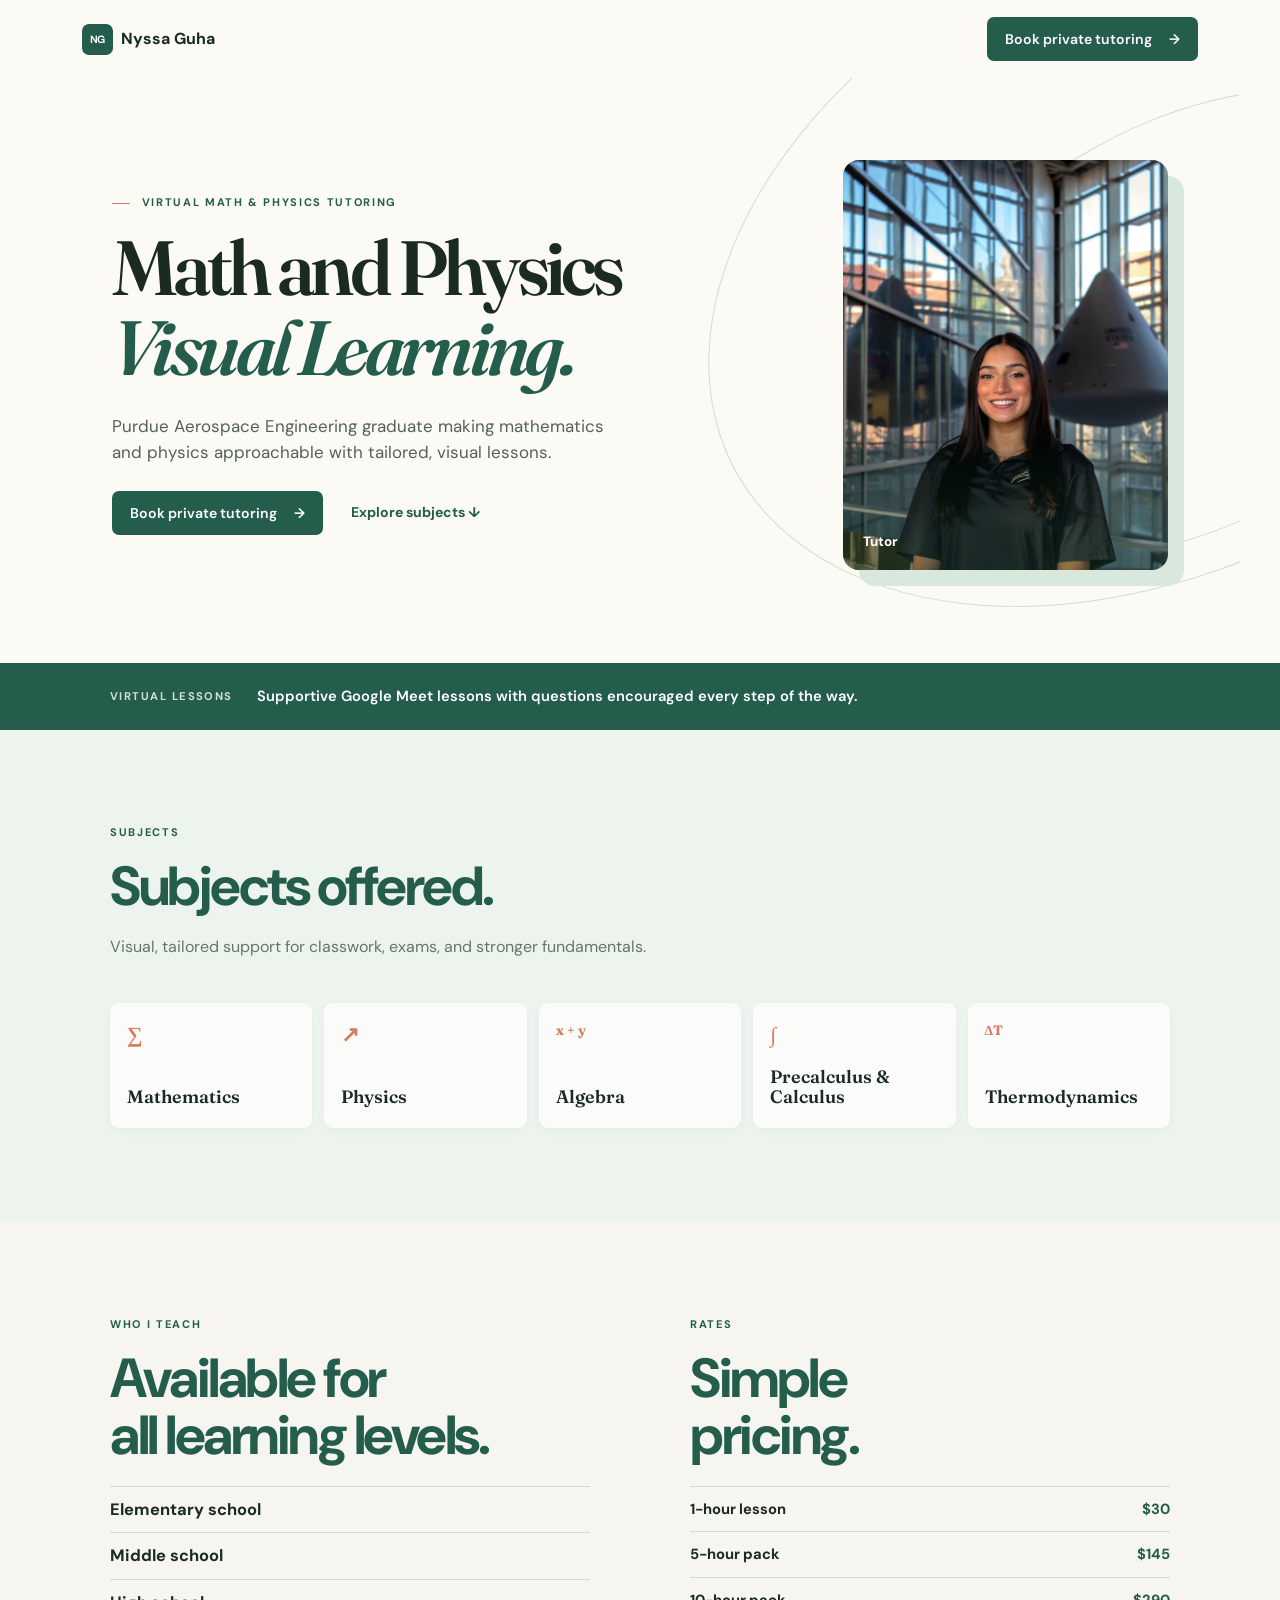
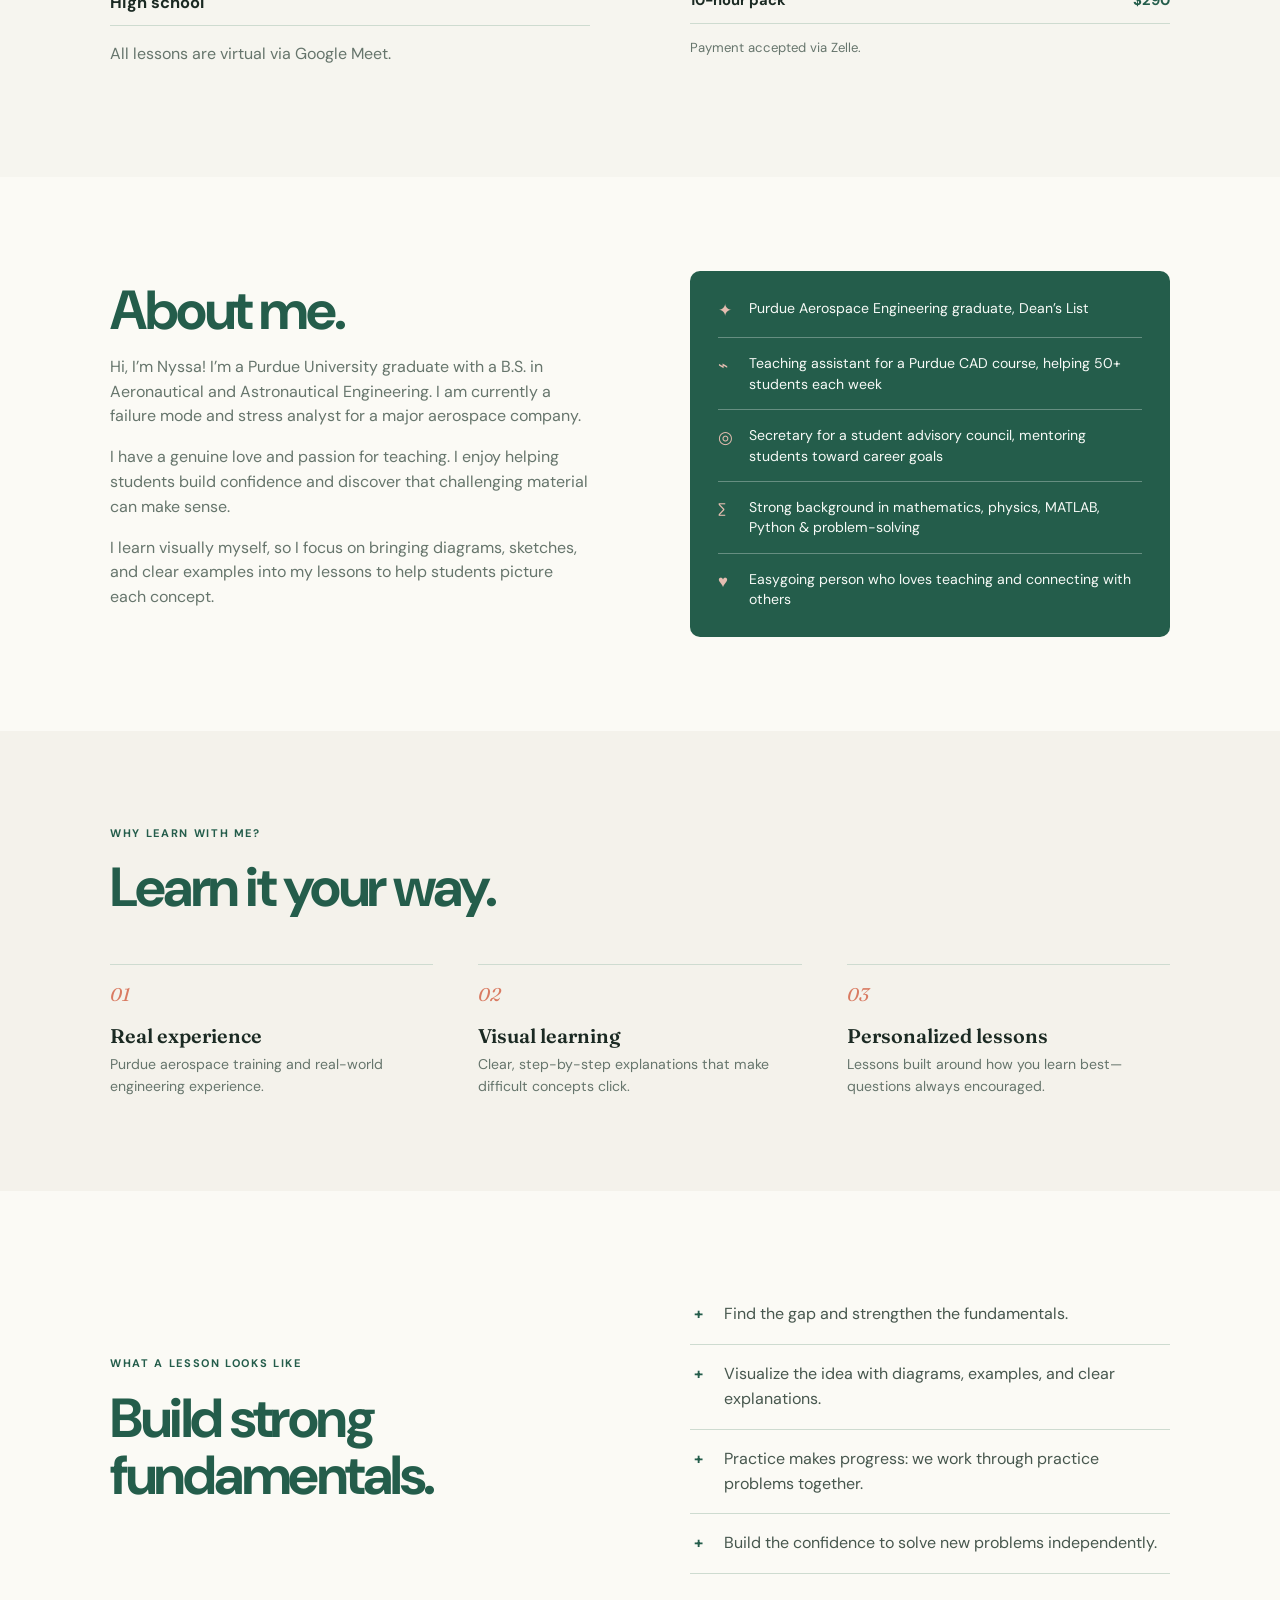
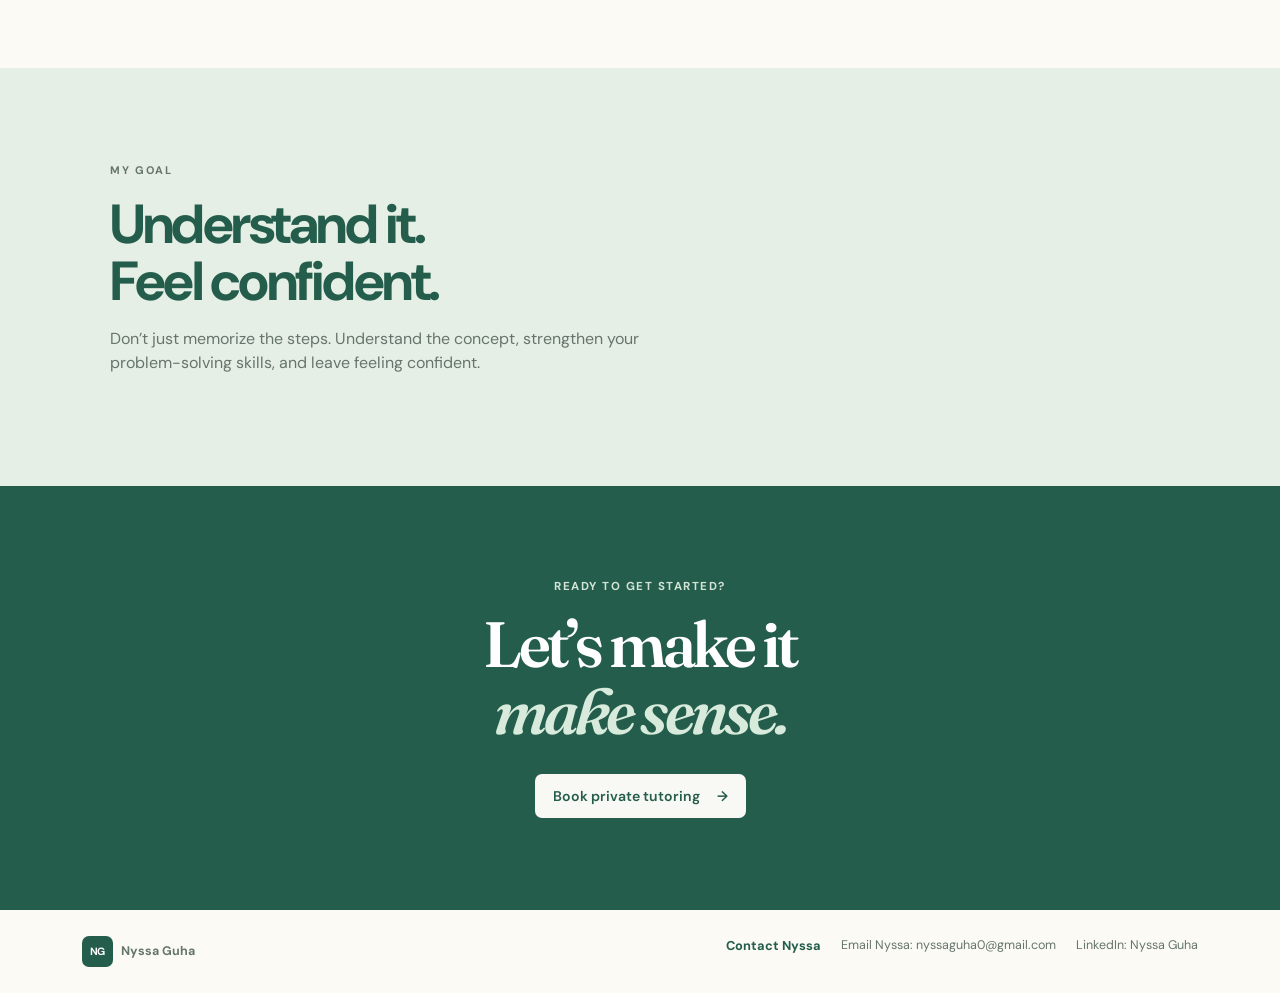
<file: index.html>
<!doctype html>
<html lang="en">
<head>
  <meta charset="utf-8"><meta name="viewport" content="width=device-width, initial-scale=1">
  <title>Nyssa Guha | Math & Physics Tutoring</title>
  <meta name="description" content="Virtual visual math and physics tutoring with Purdue Aerospace Engineer Nyssa Guha.">
  <link rel="preconnect" href="https://fonts.googleapis.com"><link rel="preconnect" href="https://fonts.gstatic.com" crossorigin>
  <link href="https://fonts.googleapis.com/css2?family=DM+Sans:wght@400;500;600;700&family=Fraunces:opsz,wght@9..144,600;9..144,700&display=swap" rel="stylesheet"><link rel="stylesheet" href="style.css"><link rel="stylesheet" href="hero.css">
</head>
<body>
  <header class="site-header"><a class="brand" href="index.html"><span>NG</span> Nyssa Guha</a><a class="button" href="booking.html">Book private tutoring <span>→</span></a></header>
  <main>
    <section class="hero">
      <div class="hero-orbit orbit-one"></div><div class="hero-orbit orbit-two"></div><div class="orbit-dot"></div>
      <div class="hero-copy">
        <p class="eyebrow"><span></span> Virtual math &amp; physics tutoring</p>
        <h1>Math and Physics<br><em>Visual Learning.</em></h1>
        <p class="hero-text">Purdue Aerospace Engineering graduate making mathematics and physics approachable with tailored, visual lessons.</p>
        <div class="actions"><a class="button" href="booking.html">Book private tutoring <span>→</span></a><a class="text-link" href="#subjects">Explore subjects ↓</a></div>
      </div>
      <div class="hero-photo"><div class="photo-frame"><img src="headshot.jpg" alt="Nyssa Guha, math and physics tutor"><div class="photo-tag"><strong>Tutor</strong></div></div></div>
    </section>
    <section class="virtual-strip"><div><span>Virtual lessons</span><strong>Supportive Google Meet lessons with questions encouraged every step of the way.</strong></div></section>

    <section id="subjects" class="section subjects"><p class="section-label">Subjects</p><h2>Subjects offered.</h2><p class="intro-copy">Visual, tailored support for classwork, exams, and stronger fundamentals.</p><div class="subject-grid"><article><b>∑</b>Mathematics</article><article><b>↗</b>Physics</article><article><b>x + y</b>Algebra</article><article><b>∫</b>Precalculus &amp; Calculus</article><article><b>∆T</b>Thermodynamics</article></div></section>

    <section class="section quick-info"><div><p class="section-label">Who I teach</p><h2>Available for<br><em>all learning levels.</em></h2><ul><li><b>Elementary school</b></li><li><b>Middle school</b></li><li><b>High school</b></li></ul><p>All lessons are virtual via Google Meet.</p></div><div><p class="section-label">Rates</p><h2>Simple<br><em>pricing.</em></h2><div class="rate-list"><p><b>1-hour lesson</b><span>$30</span></p><p><b>5-hour pack</b><span>$145</span></p><p><b>10-hour pack</b><span>$290</span></p></div><p class="payment-note">Payment accepted via Zelle.</p></div></section>

    <section class="section split" id="about"><div><h2>About me.</h2><p>Hi, I’m Nyssa! I’m a Purdue University graduate with a B.S. in Aeronautical and Astronautical Engineering. I am currently a failure mode and stress analyst for a major aerospace company.</p><p>I have a genuine love and passion for teaching. I enjoy helping students build confidence and discover that challenging material can make sense.</p><p>I learn visually myself, so I focus on bringing diagrams, sketches, and clear examples into my lessons to help students picture each concept.</p></div><aside class="credential-card"><p><i>✦</i><span>Purdue Aerospace Engineering graduate, Dean’s List</span></p><p><i>⌁</i><span>Teaching assistant for a Purdue CAD course, helping 50+ students each week</span></p><p><i>◎</i><span>Secretary for a student advisory council, mentoring students toward career goals</span></p><p><i>∑</i><span>Strong background in mathematics, physics, MATLAB, Python &amp; problem-solving</span></p><p><i>♥</i><span>Easygoing person who loves teaching and connecting with others</span></p></aside></section>

    <section class="section learn"><p class="section-label">Why learn with me?</p><h2>Learn it your way.</h2><div class="reason-grid"><article><b>01</b><h3>Real experience</h3><p>Purdue aerospace training and real-world engineering experience.</p></article><article><b>02</b><h3>Visual learning</h3><p>Clear, step-by-step explanations that make difficult concepts click.</p></article><article><b>03</b><h3>Personalized lessons</h3><p>Lessons built around how you learn best—questions always encouraged.</p></article></div></section>

    <section class="section lesson"><div><p class="section-label">What a lesson looks like</p><h2>Build strong<br><em>fundamentals.</em></h2></div><ul><li>Find the gap and strengthen the fundamentals.</li><li>Visualize the idea with diagrams, examples, and clear explanations.</li><li>Practice makes progress: we work through practice problems together.</li><li>Build the confidence to solve new problems independently.</li></ul></section>

    <section class="section levels single"><div><p class="section-label">My goal</p><h2>Understand it.<br><em>Feel confident.</em></h2><p>Don’t just memorize the steps. Understand the concept, strengthen your problem-solving skills, and leave feeling confident.</p></div></section>

    <section class="final-cta"><p>Ready to get started?</p><h2>Let’s make it<br><em>make sense.</em></h2><a class="button light" href="booking.html">Book private tutoring <span>→</span></a></section>
  </main>
  <footer><a class="brand" href="index.html"><span>NG</span> Nyssa Guha</a><div class="footer-contact"><strong>Contact Nyssa</strong><a href="mailto:nyssaguha0@gmail.com?subject=Tutoring%20question">Email Nyssa: nyssaguha0@gmail.com</a><a href="https://www.linkedin.com/in/nyssa-guha" target="_blank" rel="noopener noreferrer">LinkedIn: Nyssa Guha</a></div></footer>
</body>
</html>
</file>
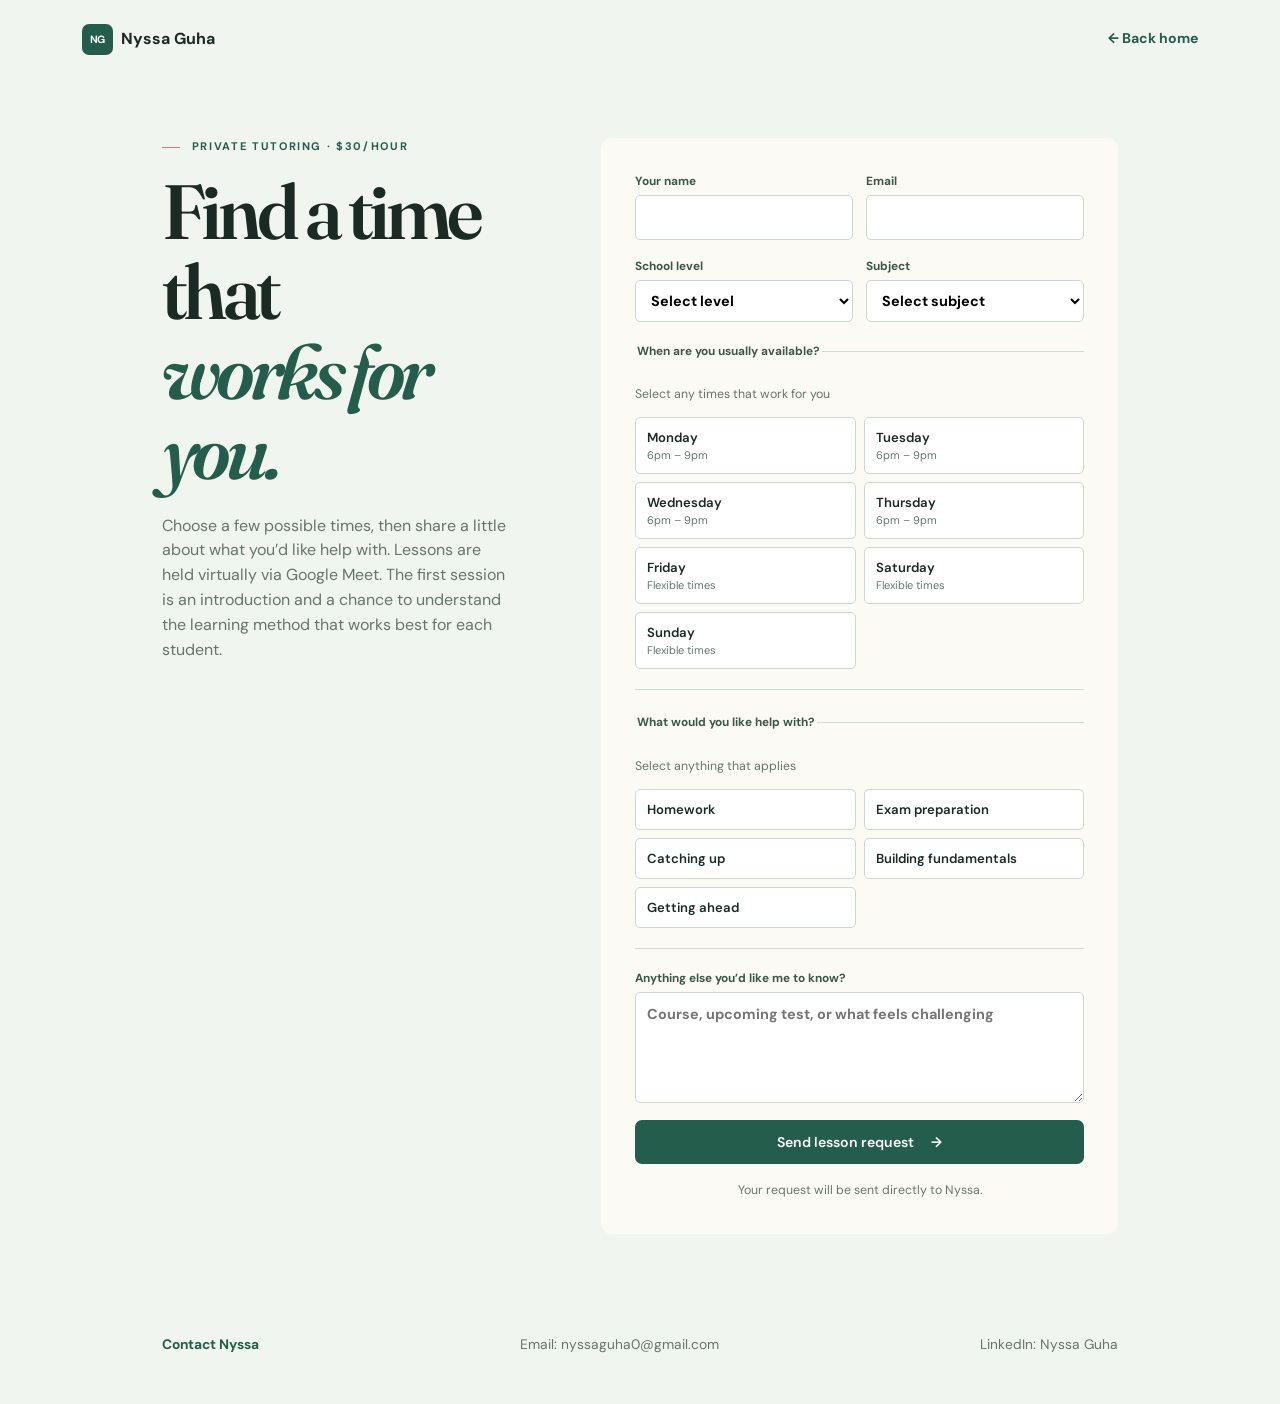
<file: booking.html>
<!doctype html>
<html lang="en">
<head>
  <meta charset="utf-8"><meta name="viewport" content="width=device-width, initial-scale=1"><title>Book a Free Lesson | Nyssa Guha</title>
  <link rel="preconnect" href="https://fonts.googleapis.com"><link rel="preconnect" href="https://fonts.gstatic.com" crossorigin><link href="https://fonts.googleapis.com/css2?family=DM+Sans:wght@400;500;600;700&family=Fraunces:opsz,wght@9..144,600;9..144,700&display=swap" rel="stylesheet"><link rel="stylesheet" href="style.css"><link rel="stylesheet" href="booking.css">
</head>
<body class="booking-page"><header class="site-header"><a class="brand" href="index.html"><span>NG</span> Nyssa Guha</a><a class="text-link" href="index.html">← Back home</a></header>
  <main class="booking-main"><div class="booking-intro"><p class="eyebrow"><span></span> Private tutoring · $30/hour</p><h1>Find a time that<br><em>works for you.</em></h1><p>Choose a few possible times, then share a little about what you’d like help with. Lessons are held virtually via Google Meet. The first session is an introduction and a chance to understand the learning method that works best for each student.</p></div>
  <form id="booking-form" class="booking-form" action="https://formsubmit.co/nyssaguha0@gmail.com" method="POST"><input type="hidden" name="_subject" value="New tutoring lesson request"><input type="hidden" name="_template" value="table"><input type="hidden" name="_next" value="https://nguha1.github.io/Private-Tutoring/thanks.html"><div class="form-row"><label>Your name<input required name="name" type="text" autocomplete="name"></label><label>Email<input required name="email" type="email" autocomplete="email"></label></div><div class="form-row"><label>School level<select required name="level"><option value="" disabled selected>Select level</option><option>Elementary school</option><option>Middle school</option><option>High school</option></select></label><label>Subject<select name="subject"><option value="" selected>Select subject</option><option>Mathematics</option><option>Physics</option><option>Algebra</option><option>Precalculus & Calculus</option><option>Thermodynamics</option></select></label></div>
    <fieldset><legend>When are you usually available?</legend><p id="time-summary">Select any times that work for you</p><div class="time-grid"><button type="button" class="time-slot" data-time="Monday, 6–9pm">Monday<small>6pm – 9pm</small></button><button type="button" class="time-slot" data-time="Tuesday, 6–9pm">Tuesday<small>6pm – 9pm</small></button><button type="button" class="time-slot" data-time="Wednesday, 6–9pm">Wednesday<small>6pm – 9pm</small></button><button type="button" class="time-slot" data-time="Thursday, 6–9pm">Thursday<small>6pm – 9pm</small></button><button type="button" class="time-slot" data-time="Friday, flexible">Friday<small>Flexible times</small></button><button type="button" class="time-slot" data-time="Saturday, flexible">Saturday<small>Flexible times</small></button><button type="button" class="time-slot" data-time="Sunday, flexible">Sunday<small>Flexible times</small></button></div><input id="selected-times" name="times" type="hidden"></fieldset>
    <fieldset><legend>What would you like help with?</legend><p id="help-summary">Select anything that applies</p><div class="help-grid"><button type="button" class="help-option" data-help="Homework">Homework</button><button type="button" class="help-option" data-help="Exam preparation">Exam preparation</button><button type="button" class="help-option" data-help="Catching up">Catching up</button><button type="button" class="help-option" data-help="Building fundamentals">Building fundamentals</button><button type="button" class="help-option" data-help="Getting ahead">Getting ahead</button></div><input id="selected-help" name="help" type="hidden"></fieldset>
    <label>Anything else you’d like me to know?<textarea name="message" rows="4" placeholder="Course, upcoming test, or what feels challenging"></textarea></label><button class="button" type="submit">Send lesson request <span>→</span></button><p class="form-note">Your request will be sent directly to Nyssa.</p></form></main><footer class="contact-footer"><strong>Contact Nyssa</strong><a href="mailto:nyssaguha0@gmail.com?subject=Tutoring%20question">Email: nyssaguha0@gmail.com</a><a href="https://www.linkedin.com/in/nyssa-guha" target="_blank" rel="noopener noreferrer">LinkedIn: Nyssa Guha</a></footer><script src="script.js"></script></body>
</html>
</file>
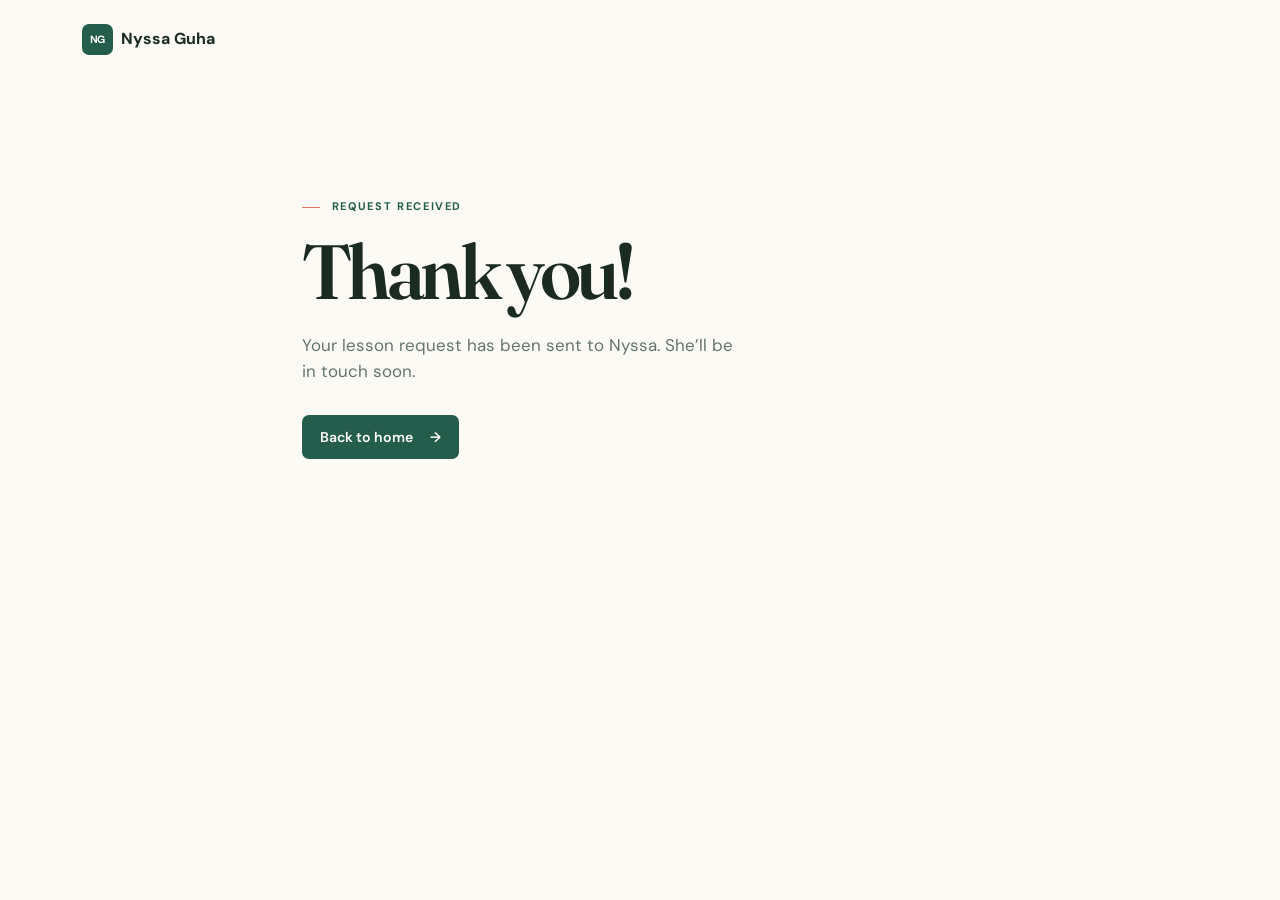
<file: thanks.html>
<!doctype html>
<html lang="en"><head><meta charset="utf-8"><meta name="viewport" content="width=device-width, initial-scale=1"><title>Request sent | Nyssa Guha Tutoring</title><link rel="preconnect" href="https://fonts.googleapis.com"><link rel="preconnect" href="https://fonts.gstatic.com" crossorigin><link href="https://fonts.googleapis.com/css2?family=DM+Sans:wght@400;500;600;700&family=Fraunces:opsz,wght@9..144,600;9..144,700&display=swap" rel="stylesheet"><link rel="stylesheet" href="style.css"><link rel="stylesheet" href="hero.css"></head><body><header class="site-header"><a class="brand" href="index.html"><span>NG</span> Nyssa Guha</a></header><main class="thanks"><p class="eyebrow"><span></span> Request received</p><h1>Thank you!</h1><p>Your lesson request has been sent to Nyssa. She’ll be in touch soon.</p><a class="button" href="index.html">Back to home <span>→</span></a></main></body></html>
</file>
<file: style.css>
:root{--ink:#1b2a23;--green:#245d4b;--sage:#e6efe6;--cream:#fbfaf5;--muted:#66756c;--line:#cedbd0;--coral:#d97b62;--serif:'Fraunces',Georgia,serif;--sans:'DM Sans',Arial,sans-serif}*{box-sizing:border-box}html{scroll-behavior:smooth}body{margin:0;background:var(--cream);color:var(--ink);font:16px/1.55 var(--sans)}a{text-decoration:none;color:inherit}.site-header{height:78px;max-width:1200px;margin:auto;padding:0 42px;display:flex;align-items:center;justify-content:space-between}.brand{display:flex;align-items:center;gap:8px;font-weight:700}.brand span{display:grid;place-items:center;width:31px;height:31px;border-radius:7px;background:var(--green);color:white;font:700 .66rem var(--sans);letter-spacing:-.07em}.button{display:inline-flex;align-items:center;justify-content:center;gap:17px;background:var(--green);color:#fff;border:0;border-radius:7px;padding:13px 18px;font:600 .88rem var(--sans);cursor:pointer}.button:hover{transform:translateY(-2px)}.text-link{color:var(--green);font-weight:700;font-size:.88rem}.hero{min-height:585px;max-width:1200px;margin:auto;padding:58px 72px 70px;display:grid;grid-template-columns:1.12fr .88fr;align-items:center;gap:55px;position:relative;overflow:hidden}.hero-copy,.hero-photo{position:relative;z-index:1}.eyebrow,.section-label{color:var(--green);font-size:.69rem;font-weight:700;letter-spacing:.15em;text-transform:uppercase;margin:0 0 17px}.eyebrow span{display:inline-block;width:18px;height:1px;background:var(--coral);vertical-align:middle;margin-right:7px}h1,h2{font:600 clamp(2.45rem,4.3vw,4rem)/1.04 var(--serif);letter-spacing:-.06em;margin:0}h1{font-size:clamp(3.4rem,6vw,5.4rem)}em{color:var(--green)}.hero-text{max-width:515px;color:#536159;font-size:1.06rem;margin:25px 0}.actions{display:flex;gap:28px;align-items:center}.hero-photo{justify-self:end}.photo-frame{width:325px;height:410px;border-radius:16px;overflow:hidden;position:relative;background:#c9d9cf;transform:rotate(2deg);box-shadow:16px 16px 0 #d9e8dc}.photo-frame:after{content:'';position:absolute;inset:0;background:linear-gradient(transparent 60%,#153b2d77)}.photo-frame img{width:100%;height:100%;object-fit:cover;object-position:center top}.photo-tag{position:absolute;z-index:1;bottom:19px;left:20px;color:white;display:flex;flex-direction:column;font-size:.72rem;line-height:1.25}.photo-tag strong{font-size:.84rem}.hero-orbit{position:absolute;border:1px solid #aac5b28a;border-radius:50%}.orbit-one{width:960px;height:640px;right:-400px;top:-150px;transform:rotate(-27deg)}.orbit-two{width:630px;height:400px;right:-265px;top:45px;transform:rotate(-30deg)}.orbit-dot{position:absolute;width:10px;height:10px;border-radius:50%;background:var(--coral);right:150px;top:137px}.section{padding:94px max(42px,calc((100% - 1060px)/2))}.subjects{background:#edf3ed}.intro-copy{max-width:545px;color:var(--muted);margin:20px 0 0}.subject-grid{display:grid;grid-template-columns:repeat(5,1fr);gap:12px;margin-top:43px}.subject-grid article{border-radius:9px;background:#fbfcf9;padding:20px 17px;min-height:125px;display:flex;flex-direction:column;justify-content:space-between;font:600 1.12rem/1.15 var(--serif);box-shadow:0 3px 12px #1b2a2309}.subject-grid b{color:var(--coral);font-size:1.35rem}.subject-grid article:nth-child(3) b,.subject-grid article:nth-child(5) b{font-size:.86rem}.quick-info,.split,.lesson,.levels{display:grid;grid-template-columns:1fr 1fr;gap:100px;align-items:start}.quick-info{background:#f6f5ef}.quick-info ul{list-style:none;padding:0;margin:21px 0 14px}.quick-info li{border-top:1px solid var(--line);padding:10px 0;font-size:1.03rem}.quick-info li:last-child{border-bottom:1px solid var(--line)}.quick-info>div>p:last-child,.split p:not(.section-label),.levels p{color:var(--muted);max-width:570px}.rate-list{border-top:1px solid var(--line);margin-top:21px}.rate-list p{display:flex;justify-content:space-between;gap:12px;margin:0;padding:11px 0;border-bottom:1px solid var(--line);font-size:.92rem}.rate-list span{color:var(--green);font-weight:700}.rate-list .free-rate span{color:var(--coral)}.split{align-items:center}.credential-card{border-radius:10px;background:var(--green);color:#fff;padding:12px 28px}.credential-card p{padding:15px 0;margin:0;border-bottom:1px solid #ffffff4d;font-size:.88rem;line-height:1.45;display:grid;grid-template-columns:27px 1fr;gap:4px}.credential-card p:last-child{border:0}.credential-card i{font-style:normal;color:#e5bdb1;font-size:1.05rem}.credential-card span{color:#f7faf7}.learn{background:#f4f2eb}.reason-grid{display:grid;grid-template-columns:repeat(3,1fr);gap:45px;margin-top:48px}.reason-grid article{border-top:1px solid var(--line);padding-top:18px}.reason-grid b{font:italic 1.15rem var(--serif);color:var(--coral)}h3{font:600 1.24rem var(--serif);margin:15px 0 6px}.reason-grid p{color:var(--muted);font-size:.88rem;margin:0}.lesson{align-items:center}.lesson ul{list-style:none;padding:0;margin:0}.lesson li{padding:17px 0 17px 34px;border-bottom:1px solid var(--line);position:relative;color:#47574e}.lesson li:before{content:'+';position:absolute;left:4px;color:var(--green);font-weight:700}.levels{background:var(--sage);align-items:center}.goal{background:var(--green);color:white;border-radius:10px;padding:33px}.goal span{font-size:.7rem;font-weight:700;letter-spacing:.12em;text-transform:uppercase;color:#cfe1d3}.goal p{font:1.55rem/1.23 var(--serif);margin:15px 0 0}.final-cta{padding:92px 30px;text-align:center;background:var(--green);color:white}.final-cta p{font-size:.72rem;text-transform:uppercase;font-weight:700;letter-spacing:.13em;color:#d3e4d7;margin:0 0 15px}.final-cta h2{font-size:clamp(2.8rem,5vw,4.35rem)}.final-cta em{color:#d7eadb}.light{background:#f8f9f4;color:var(--green);margin-top:30px}footer{max-width:1200px;margin:auto;padding:26px 42px;display:flex;justify-content:space-between;color:var(--muted);font-size:.78rem}footer p{margin:0}.booking-page{background:#f1f5ef}.booking-main{max-width:1040px;margin:auto;padding:60px 42px 100px;display:grid;grid-template-columns:.8fr 1.2fr;gap:95px}.booking-intro{position:sticky;top:35px}.booking-intro>p:last-child{color:var(--muted);margin-top:22px}.booking-form{background:var(--cream);padding:34px;border-radius:11px;display:flex;flex-direction:column;gap:17px}.booking-form label,.booking-form legend{font-size:.74rem;font-weight:700;color:#3d5648}.booking-form input,.booking-form select,.booking-form textarea{display:block;width:100%;font:inherit;font-size:.9rem;padding:10px 11px;margin-top:5px;border:1px solid #cbd8ce;border-radius:5px;background:#fff}.form-row{display:grid;grid-template-columns:1fr 1fr;gap:13px}.booking-form fieldset{border:0;border-top:1px solid var(--line);border-bottom:1px solid var(--line);padding:20px 0;margin:3px 0}.booking-form fieldset p,.form-note{font-size:.77rem;color:var(--muted);margin:5px 0 13px}.time-grid{display:grid;grid-template-columns:repeat(2,1fr);gap:8px}.time-slot{font:600 .82rem var(--sans);text-align:left;padding:11px;border:1px solid #cbd8ce;background:#fff;border-radius:5px;color:var(--ink);cursor:pointer}.time-slot small{display:block;font-size:.69rem;color:var(--muted);font-weight:400;margin-top:2px}.time-slot.selected{background:var(--green);border-color:var(--green);color:#fff}.time-slot.selected small{color:#d4e5d7}.form-note{text-align:center;margin:0}@media(max-width:760px){.site-header{height:68px;padding:0 23px}.hero{padding:48px 26px 60px;grid-template-columns:1fr;gap:44px}.hero-photo{justify-self:center;order:-1}.photo-frame{height:330px;width:265px}.orbit-one{right:-630px;top:-250px}.orbit-two{right:-420px}.orbit-dot{right:74px;top:83px}.section{padding:75px 26px}.subject-grid{grid-template-columns:repeat(2,1fr);margin-top:33px}.quick-info,.split,.lesson,.levels{grid-template-columns:1fr;gap:44px}.reason-grid{grid-template-columns:1fr;gap:26px;margin-top:33px}.booking-main{padding:47px 23px 80px;grid-template-columns:1fr;gap:38px}.booking-intro{position:static}.booking-form{padding:24px}footer{padding:24px 23px}footer p{display:none}}@media(max-width:410px){h1{font-size:3.3rem}.actions{align-items:flex-start;flex-direction:column;gap:18px}.subject-grid,.form-row,.time-grid{grid-template-columns:1fr}.hero-text{font-size:1rem}}
</file>
<file: hero.css>
/* Keep the original hero treatment; give the mobile photo more presence. */
.photo-frame{transform:none}
.subjects h2{font-family:var(--sans);font-weight:700;letter-spacing:-.045em}
main .section h2{font-family:var(--sans);font-weight:700;letter-spacing:-.045em;color:var(--green)}
main .section h2 em{font-style:normal;color:inherit}
.payment-note{font-size:.82rem;color:var(--muted);margin:14px 0 0}
.virtual-strip{background:var(--green);color:#fff;padding:22px max(42px,calc((100% - 1060px)/2))}.virtual-strip div{display:flex;align-items:center;gap:24px}.virtual-strip span{font-size:.7rem;text-transform:uppercase;letter-spacing:.13em;font-weight:700;color:#cfe1d3}.virtual-strip strong{font-size:.92rem;font-weight:600}.levels.single{grid-template-columns:1fr}.levels.single>div{max-width:650px}@media(max-width:760px){.virtual-strip{padding:20px 26px}.virtual-strip div{align-items:flex-start;flex-direction:column;gap:5px}}
.footer-contact{display:flex;gap:20px}.footer-contact a{color:var(--muted)}.footer-contact a:hover{color:var(--green)}@media(max-width:760px){.footer-contact{align-items:flex-end;flex-direction:column;gap:4px;font-size:.72rem}}
.footer-contact strong{color:var(--green);font-size:.8rem}.thanks{min-height:65vh;max-width:760px;margin:auto;padding:120px 42px}.thanks>p:not(.eyebrow){font-size:1.06rem;color:var(--muted);max-width:440px;margin:20px 0 30px}.thanks h1{font-size:clamp(3rem,6vw,5rem)}
@media(max-width:760px){.hero-photo{order:-1}.photo-frame{width:min(100%,360px);height:350px}}
</file>
<file: booking.css>
.help-grid{display:grid;grid-template-columns:repeat(2,1fr);gap:8px}.help-option{font:600 .82rem var(--sans);text-align:left;padding:11px;border:1px solid #cbd8ce;background:#fff;border-radius:5px;color:var(--ink);cursor:pointer}.help-option.selected{background:var(--green);border-color:var(--green);color:#fff}@media(max-width:410px){.help-grid{grid-template-columns:1fr}}
.contact-footer{max-width:1040px;margin:0 auto;padding:0 42px 48px;display:flex;gap:18px;align-items:center;font-size:.86rem}.contact-footer strong{color:var(--green)}.contact-footer a{color:var(--muted)}.contact-footer a:hover{color:var(--green)}@media(max-width:760px){.contact-footer{padding:0 23px 38px;align-items:flex-start;flex-direction:column;gap:7px}}
</file>
